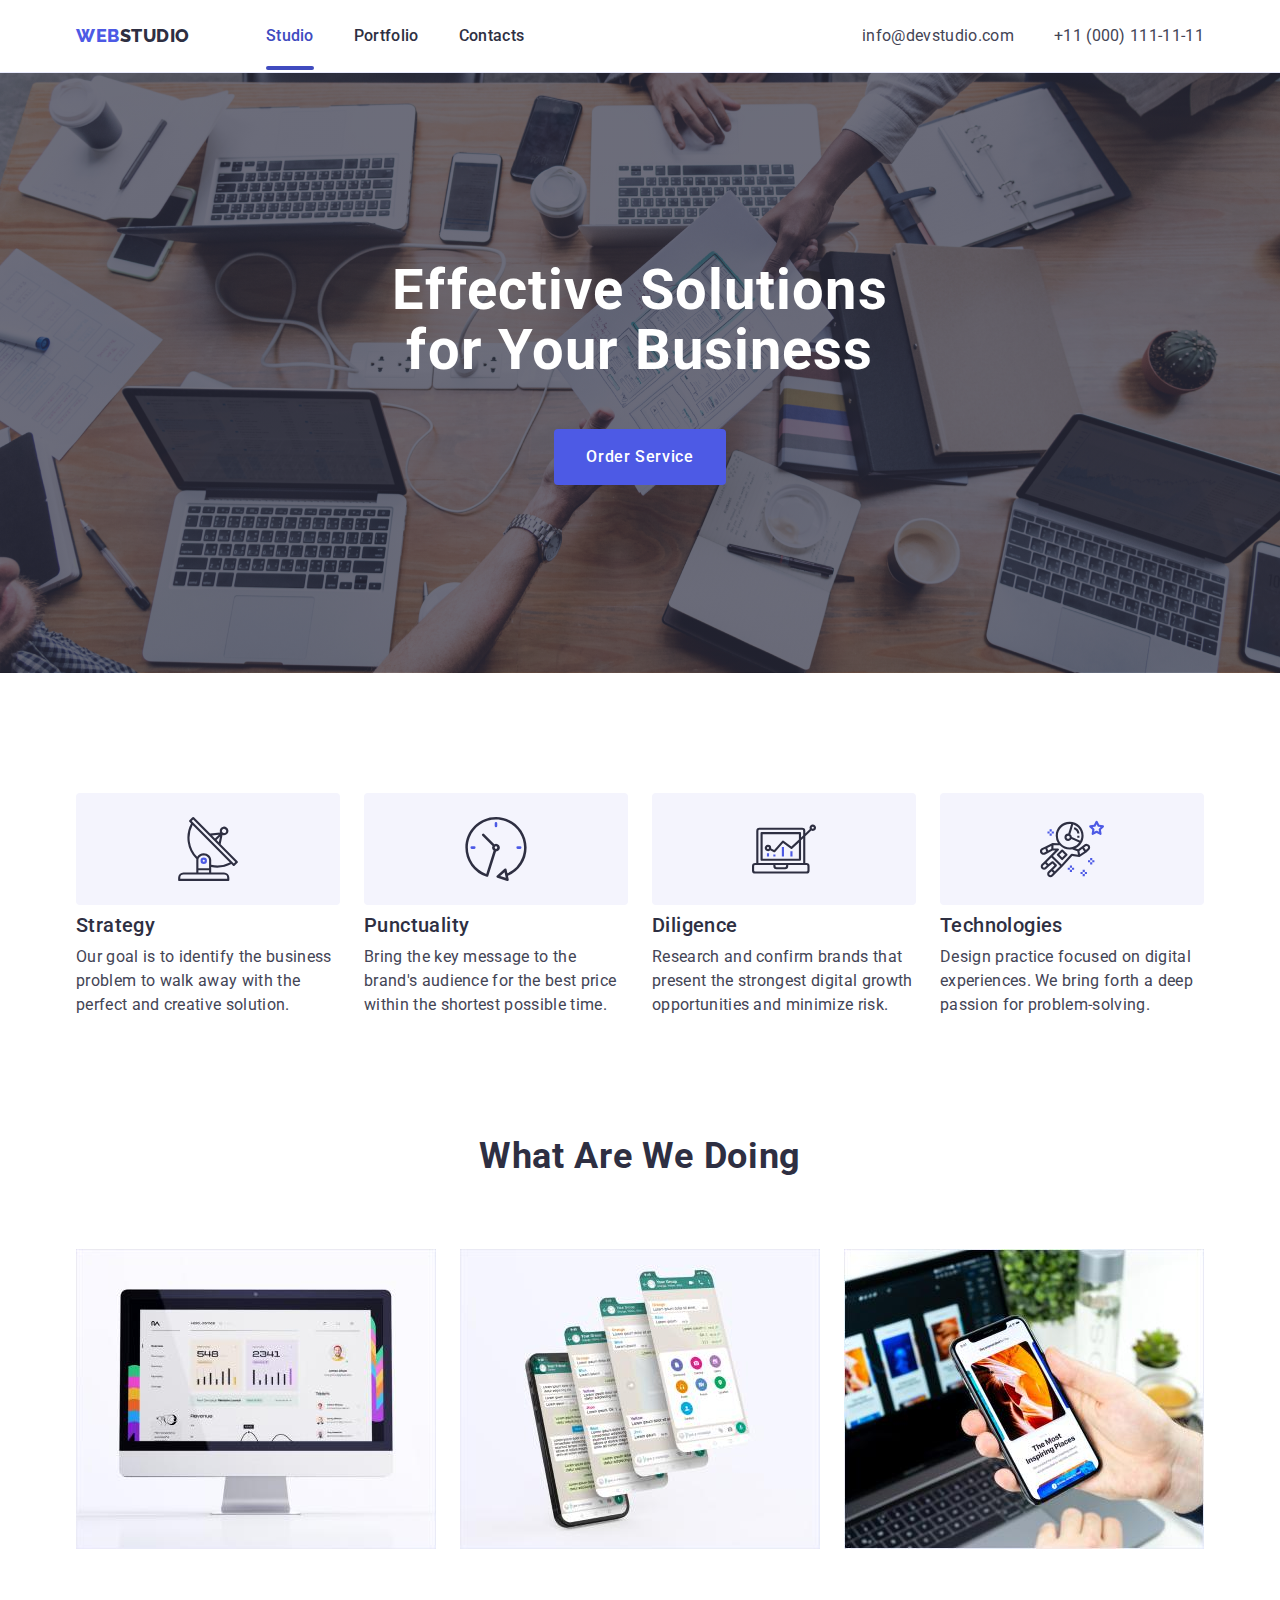
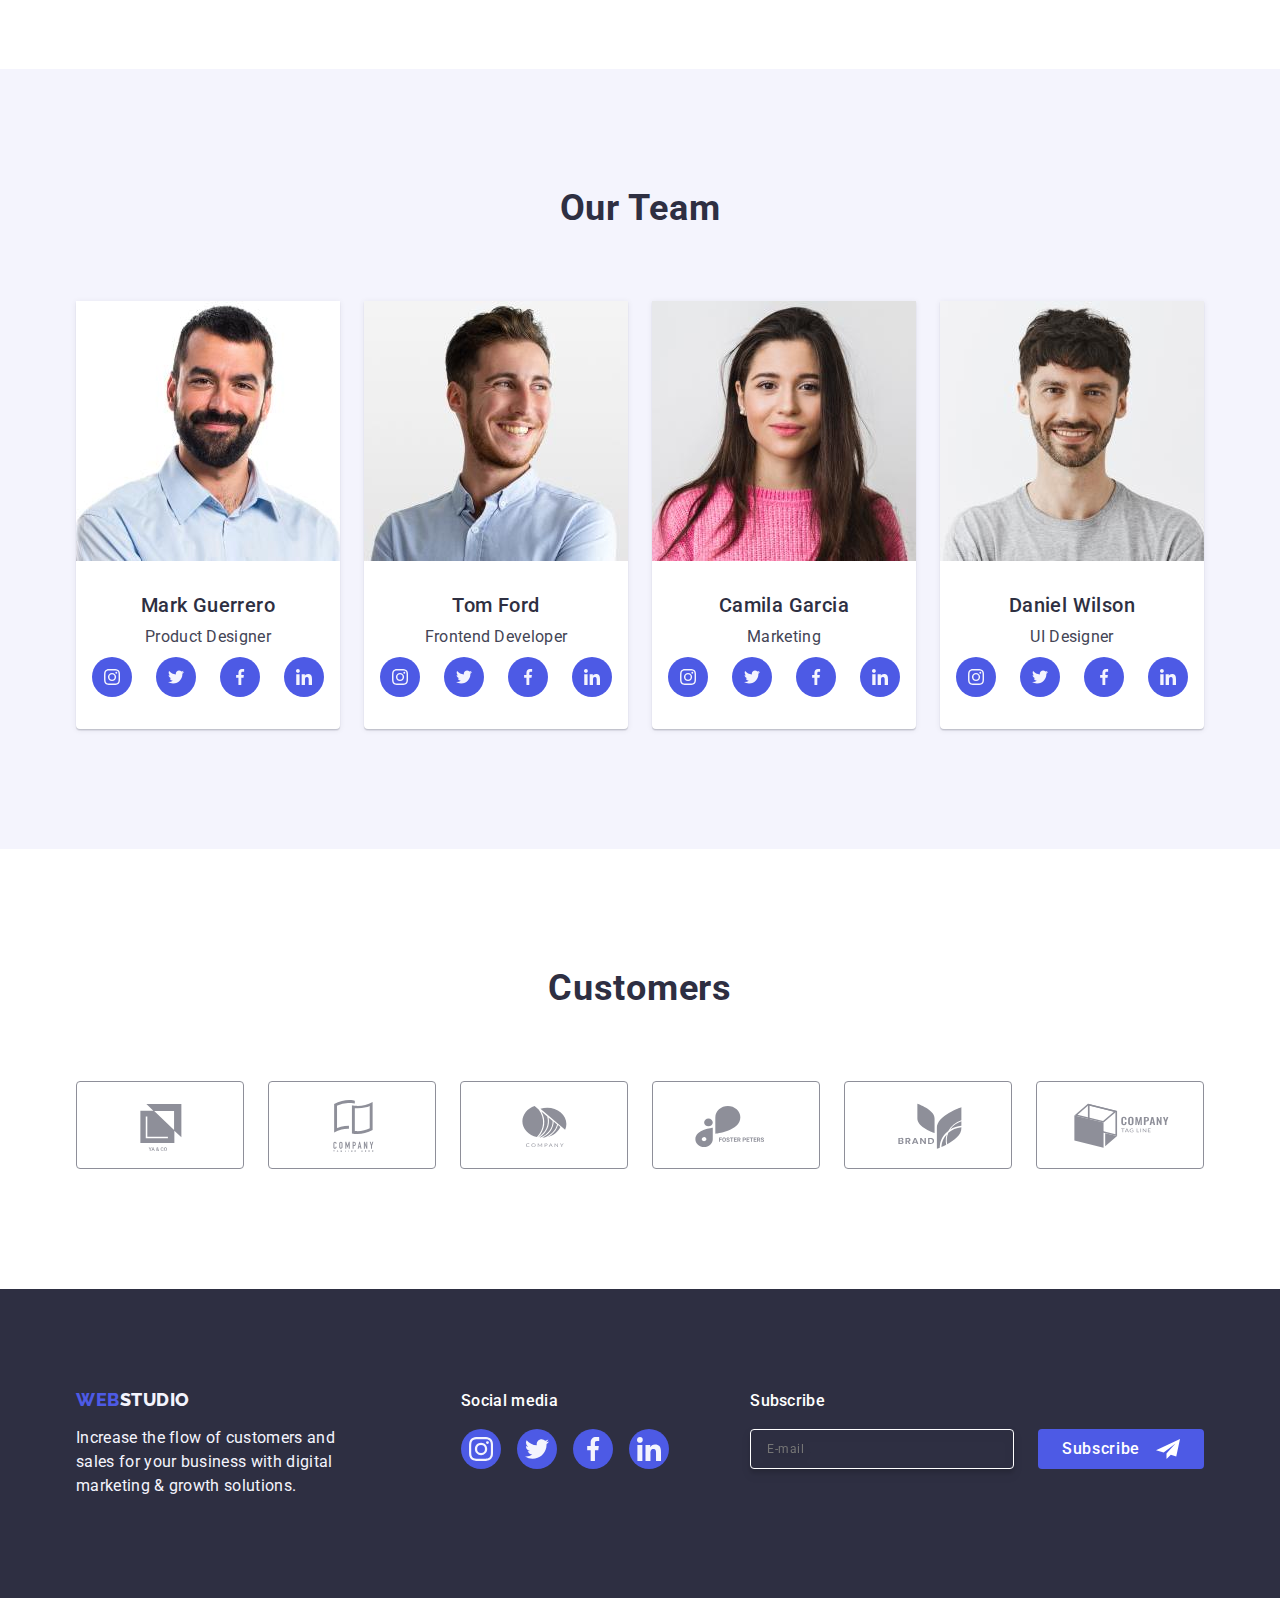
<file: index.html>
<!DOCTYPE html>
<html lang="en">
  <head>
    <meta charset="UTF-8" />
    <meta name="viewport" content="width=device-width, initial-scale=1.0" />

    <title>WEBSTUDIO</title>
    <link rel="preconnect" href="https://fonts.googleapis.com" />
    <link rel="preconnect" href="https://fonts.gstatic.com" crossorigin />
    <link
      href="https://fonts.googleapis.com/css2?family=Raleway:wght@800&family=Roboto:wght@400;500;700;900&display=swap"
      rel="stylesheet"
    />
    <link rel="shortcut icon" href="images/Web.png" type="images/Web.png" />
    <link
      href="https://cdn.jsdelivr.net/npm/modern-normalize@2.0.0/modern-normalize.min.css"
      rel="stylesheet"
    />
    <link rel="stylesheet" href="./css/styles.css" />
  </head>
  <body>
    <!--header section-->
    <header class="header">
      <div class="container header-container">
        <nav class="header-nav">
          <a class="logo link" href="./index.html"
            >Web<span class="logo-second">Studio</span></a
          >
          <ul class="list header-list">
            <li>
              <a class="nav-link link current" href="./index.html">Studio</a>
            </li>
            <li>
              <a class="nav-link link" href="./portfolio.html">Portfolio</a>
            </li>
            <li><a class="nav-link link" href="">Contacts</a></li>
          </ul>
        </nav>
        <address class="address">
          <ul class="list address-container">
            <li>
              <a class="nav-contact link" href="mailto:info@devstudio.com"
                >info@devstudio.com</a
              >
            </li>
            <li>
              <a class="nav-contact link" href="tel:+110001111111"
                >+11 (000) 111-11-11</a
              >
            </li>
          </ul>
        </address>
      </div>
    </header>
    <!--main block-->
    <main>
      <!--hero image-->
      <section class="hero-section">
        <div class="container hero-container">
          <h1 class="hero">Effective Solutions for Your Business</h1>
          <button class="btn-hero" type="button" data-modal-open>
            Order Service
          </button>
        </div>
      </section>

      <!--section 1-->
      <section class="section strategy-section">
        <div class="container">
          <h2 class="visually-hidden">Strategy</h2>
          <ul class="list strategy-container">
            <li class="strategy-element">
              <div class="strategy-link">
                <svg class="strategy-icon" width="64" height="64">
                  <use href="./images/icons.svg#icon-antenna"></use>
                </svg>
              </div>
              <h3 class="small_header">Strategy</h3>
              <p class="description">
                Our goal is to identify the business problem to walk away with
                the perfect and creative solution.
              </p>
            </li>
            <li class="strategy-element">
              <div class="strategy-link">
                <svg class="strategy-icon" width="64" height="64">
                  <use href="./images/icons.svg#icon-clock"></use>
                </svg>
              </div>
              <h3 class="small_header">Punctuality</h3>
              <p class="description">
                Bring the key message to the brand's audience for the best price
                within the shortest possible time.
              </p>
            </li>
            <li class="strategy-element">
              <div class="strategy-link">
                <svg class="strategy-icon" width="64" height="64">
                  <use href="./images/icons.svg#icon-diagram"></use>
                </svg>
              </div>
              <h3 class="small_header">Diligence</h3>
              <p class="description">
                Research and confirm brands that present the strongest digital
                growth opportunities and minimize risk.
              </p>
            </li>
            <li class="strategy-element">
              <div class="strategy-link">
                <svg class="strategy-icon" width="64" height="64">
                  <use href="./images/icons.svg#icon-astronaut"></use>
                </svg>
              </div>
              <h3 class="small_header">Technologies</h3>
              <p class="description">
                Design practice focused on digital experiences. We bring forth a
                deep passion for problem-solving.
              </p>
            </li>
          </ul>
        </div>
      </section>
      <!--section 2-->

      <section id="Port" class="section doing-section">
        <div class="container">
          <h2 class="middle_header">What are we doing</h2>
          <ul class="list doing-container">
            <li class="doing-elemment">
              <img
                alt="Doing 1"
                width="360"
                src="./images/section2/Rectangle71.jpg"
              />
            </li>
            <li class="doing-elemment">
              <img
                alt="Doing 2"
                width="360"
                src="./images/section2/Rectangle71_1.jpg"
              />
            </li>
            <li class="doing-elemment">
              <img
                alt="Doing 3"
                width="360"
                src="./images/section2/Rectangle71_2.jpg"
              />
            </li>
          </ul>
        </div>
      </section>
      <!--section 3-->
      <section id="Cont" class="section team-section">
        <div class="container team-container">
          <h2 class="middle_header">Our Team</h2>
          <ul class="list team-list">
            <li class="team-item">
              <img alt="Team 1" width="264" src="./images/section3/img.jpg" />
              <div class="card">
                <h3 class="small_header team-header">Mark Guerrero</h3>
                <p class="description team-description">Product Designer</p>
                <ul class="team-links list">
                  <li class="empty">
                    <a class="team-link" href="">
                      <svg class="team-icon" width="16" height="16">
                        <use href="./images/icons.svg#icon-instagram"></use>
                      </svg>
                    </a>
                  </li>
                  <li class="empty">
                    <a class="team-link" href="">
                      <svg class="team-icon" width="16" height="16">
                        <use href="./images/icons.svg#icon-twitter"></use>
                      </svg>
                    </a>
                  </li>
                  <li class="empty">
                    <a class="team-link" href="">
                      <svg class="team-icon" width="16" height="16">
                        <use href="./images/icons.svg#icon-facebook"></use>
                      </svg>
                    </a>
                  </li>
                  <li class="empty">
                    <a class="team-link" href="">
                      <svg class="team-icon" width="16" height="16">
                        <use href="./images/icons.svg#icon-linkedin"></use>
                      </svg>
                    </a>
                  </li>
                </ul>
              </div>
            </li>
            <li class="team-item">
              <img alt="Team 2" width="264" src="./images/section3/img_1.jpg" />
              <div class="card">
                <h3 class="small_header team-header">Tom Ford</h3>
                <p class="description team-description">Frontend Developer</p>
                <ul class="team-links list">
                  <li>
                    <a class="team-link" href="">
                      <svg class="team-icon" width="16" height="16">
                        <use href="./images/icons.svg#icon-instagram"></use>
                      </svg>
                    </a>
                  </li>
                  <li>
                    <a class="team-link" href="">
                      <svg class="team-icon" width="16" height="16">
                        <use href="./images/icons.svg#icon-twitter"></use>
                      </svg>
                    </a>
                  </li>
                  <li>
                    <a class="team-link" href="">
                      <svg class="team-icon" width="16" height="16">
                        <use href="./images/icons.svg#icon-facebook"></use>
                      </svg>
                    </a>
                  </li>
                  <li>
                    <a class="team-link" href="">
                      <svg class="team-icon" width="16" height="16">
                        <use href="./images/icons.svg#icon-linkedin"></use>
                      </svg>
                    </a>
                  </li>
                </ul>
              </div>
            </li>
            <li class="team-item">
              <img alt="Team 3" width="264" src="./images/section3/img_2.jpg" />
              <div class="card">
                <h3 class="small_header team-header">Camila Garcia</h3>
                <p class="description team-description">Marketing</p>
                <ul class="team-links list">
                  <li>
                    <a class="team-link" href="">
                      <svg class="team-icon" width="16" height="16">
                        <use href="./images/icons.svg#icon-instagram"></use>
                      </svg>
                    </a>
                  </li>
                  <li>
                    <a class="team-link" href="">
                      <svg class="team-icon" width="16" height="16">
                        <use href="./images/icons.svg#icon-twitter"></use>
                      </svg>
                    </a>
                  </li>
                  <li>
                    <a class="team-link" href="">
                      <svg class="team-icon" width="16" height="16">
                        <use href="./images/icons.svg#icon-facebook"></use>
                      </svg>
                    </a>
                  </li>
                  <li>
                    <a class="team-link" href="">
                      <svg class="team-icon" width="16" height="16">
                        <use href="./images/icons.svg#icon-linkedin"></use>
                      </svg>
                    </a>
                  </li>
                </ul>
              </div>
            </li>
            <li class="team-item">
              <img alt="Team 4" width="264" src="./images/section3/img_3.jpg" />
              <div class="card">
                <h3 class="small_header team-header">Daniel Wilson</h3>
                <p class="description team-description">UI Designer</p>
                <ul class="team-links list">
                  <li>
                    <a class="team-link" href="">
                      <svg class="team-icon" width="16" height="16">
                        <use href="./images/icons.svg#icon-instagram"></use>
                      </svg>
                    </a>
                  </li>
                  <li>
                    <a class="team-link" href="">
                      <svg class="team-icon" width="16" height="16">
                        <use href="./images/icons.svg#icon-twitter"></use>
                      </svg>
                    </a>
                  </li>
                  <li>
                    <a class="team-link" href="">
                      <svg class="team-icon" width="16" height="16">
                        <use href="./images/icons.svg#icon-facebook"></use>
                      </svg>
                    </a>
                  </li>
                  <li>
                    <a class="team-link" href="">
                      <svg class="team-icon" width="16" height="16">
                        <use href="./images/icons.svg#icon-linkedin"></use>
                      </svg>
                    </a>
                  </li>
                </ul>
              </div>
            </li>
          </ul>
        </div>
      </section>
      <!--section 4-->
      <section class="section customers-section">
        <div class="container">
          <h2 class="middle_header">Customers</h2>
          <ul class="list customers-list">
            <li class="customers-item">
              <a href="" class="customers-link">
                <svg class="customers-icon" width="104" height="56">
                  <use href="./images/icons.svg#icon-Logo-6"></use>
                </svg>
              </a>
            </li>
            <li class="customers-item">
              <a href="" class="customers-link">
                <svg class="customers-icon" width="104" height="56">
                  <use href="./images/icons.svg#icon-Logo-7"></use>
                </svg>
              </a>
            </li>
            <li class="customers-item">
              <a href="" class="customers-link">
                <svg class="customers-icon" width="104" height="56">
                  <use href="./images/icons.svg#icon-Logo-8"></use>
                </svg>
              </a>
            </li>
            <li class="customers-item">
              <a href="" class="customers-link">
                <svg class="customers-icon" width="104" height="56">
                  <use href="./images/icons.svg#icon-Logo-11"></use>
                </svg>
              </a>
            </li>
            <li class="customers-item">
              <a href="" class="customers-link">
                <svg class="customers-icon" width="104" height="56">
                  <use href="./images/icons.svg#icon-Logo-9"></use>
                </svg>
              </a>
            </li>
            <li class="customers-item">
              <a href="" class="customers-link">
                <svg class="customers-icon" width="104" height="56">
                  <use href="./images/icons.svg#icon-Logo-10"></use>
                </svg>
              </a>
            </li>
          </ul>
        </div>
      </section>
    </main>
    <footer class="footer">
      <div class="container footer-container">
        <div class="footer-info">
          <a class="logo link logo-footer" href="./index.html"
            >Web<span class="logo-third">Studio</span>
          </a>
          <p class="summary">
            Increase the flow of customers and sales for your business with
            digital marketing & growth solutions.
          </p>
        </div>
        <div class="empty">
          <p class="footer-social">Social media</p>
          <ul class="footer-social-links list">
            <li class="empty">
              <a class="footer-social-link" href="#">
                <svg class="footer-social-icon" width="24" height="24">
                  <use href="./images/icons.svg#icon-instagram"></use>
                </svg>
              </a>
            </li>
            <li class="empty">
              <a class="footer-social-link" href="#">
                <svg class="footer-social-icon" width="24" height="24">
                  <use href="./images/icons.svg#icon-twitter"></use>
                </svg>
              </a>
            </li>
            <li class="empty">
              <a class="footer-social-link" href="#">
                <svg class="footer-social-icon" width="24" height="24">
                  <use href="./images/icons.svg#icon-facebook"></use>
                </svg>
              </a>
            </li>
            <li class="empty">
              <a class="footer-social-link" href="#">
                <svg class="footer-social-icon" width="24" height="24">
                  <use href="./images/icons.svg#icon-linkedin"></use>
                </svg>
              </a>
            </li>
          </ul>
        </div>
        <div class="empty">
          <p class="footer-subscribe-text">Subscribe</p>
          <form name="subscribe_form" class="footer-subscribe-form">
            <label class="empty">
              <input
                type="email"
                name="subscribe-email"
                placeholder="E-mail"
                class="footer-subscribe-input"
            /></label>
            <button type="submit" class="footer-subscribe-button">
              Subscribe
              <svg class="footer-subscribe-icon" width="24" height="24">
                <use href="./images/icons.svg#icon-send"></use>
              </svg>
            </button>
          </form>
        </div>
      </div>
    </footer>
    <div class="backdrop is-hidden" data-modal>
      <div class="modal">
        <button type="button" class="modal-button" data-modal-close>
          <svg class="modal-svg" width="8" height="8">
            <use href="./images/icons.svg#icon-close-black"></use>
          </svg>
        </button>
        <p class="modal-header">
          Leave your contacts and we will call you back
        </p>
        <form name="order_form" autocomplete="on">
          <div class="modal-form">
            <label class="modal-label" for="user-name">
              <span class="modal-header-name">Name</span>
            </label>
            <div class="modal-input-container">
              <input
                class="modal-input"
                type="text"
                name="user-name"
                id="user-name"
              />
              <svg class="modal-icon" width="18" height="24">
                <use href="./images/icons.svg#icon-person"></use>
              </svg>
            </div>
          </div>
          <div class="modal-form">
            <label class="modal-label" for="order-phone">
              <span class="modal-header-name">Phone</span>
            </label>
            <div class="modal-input-container">
              <input
                class="modal-input"
                type="tel"
                name="order-phone"
                id="order-phone"
              />
              <svg class="modal-icon" width="18" height="24">
                <use href="./images/icons.svg#icon-phone"></use>
              </svg>
            </div>
          </div>
          <div class="modal-form">
            <label class="modal-label" for="order-email">
              <span class="modal-header-name">Email</span>
            </label>
            <div class="modal-input-container">
              <input
                class="modal-input"
                type="email"
                name="order-email"
                id="order-email"
              />
              <svg class="modal-icon" width="18" height="24">
                <use href="./images/icons.svg#icon-email"></use>
              </svg>
            </div>
          </div>
          <div class="modal-input-container modal-textarea-container">
            <label class="modal-label" for="user-comment">
              <span class="modal-header-name">Comment</span>
            </label>
            <textarea
              name="user-comment"
              id="user-comment"
              class="modal-textarea"
              placeholder="Text input"
              rows="4"
            >
            </textarea>
          </div>
          <div class="modal-accept">
            <input
              class="checkbox visually-hidden"
              id="user-privacy"
              name="user-privacy"
              type="checkbox"
              value="true"
            />
            <label class="modal-accept-label" for="user-privacy">
              <span class="custom-checkbox">
                <svg class="custom-checkbox-icon" width="10" height="8">
                  <use href="./images/icons.svg#icon-check"></use>
                </svg>
              </span>
              <!--span class="modal-accept-text"-->
              I accept the terms and conditions of the
              <a class="modal-link" href="">Privacy Policy</a>
              <!--/span-->
            </label>
          </div>
          <button class="btn-hero" type="submit">Send</button>
        </form>
      </div>
    </div>
    <script src="./js/modal.js"></script>
  </body>
</html>
</file>
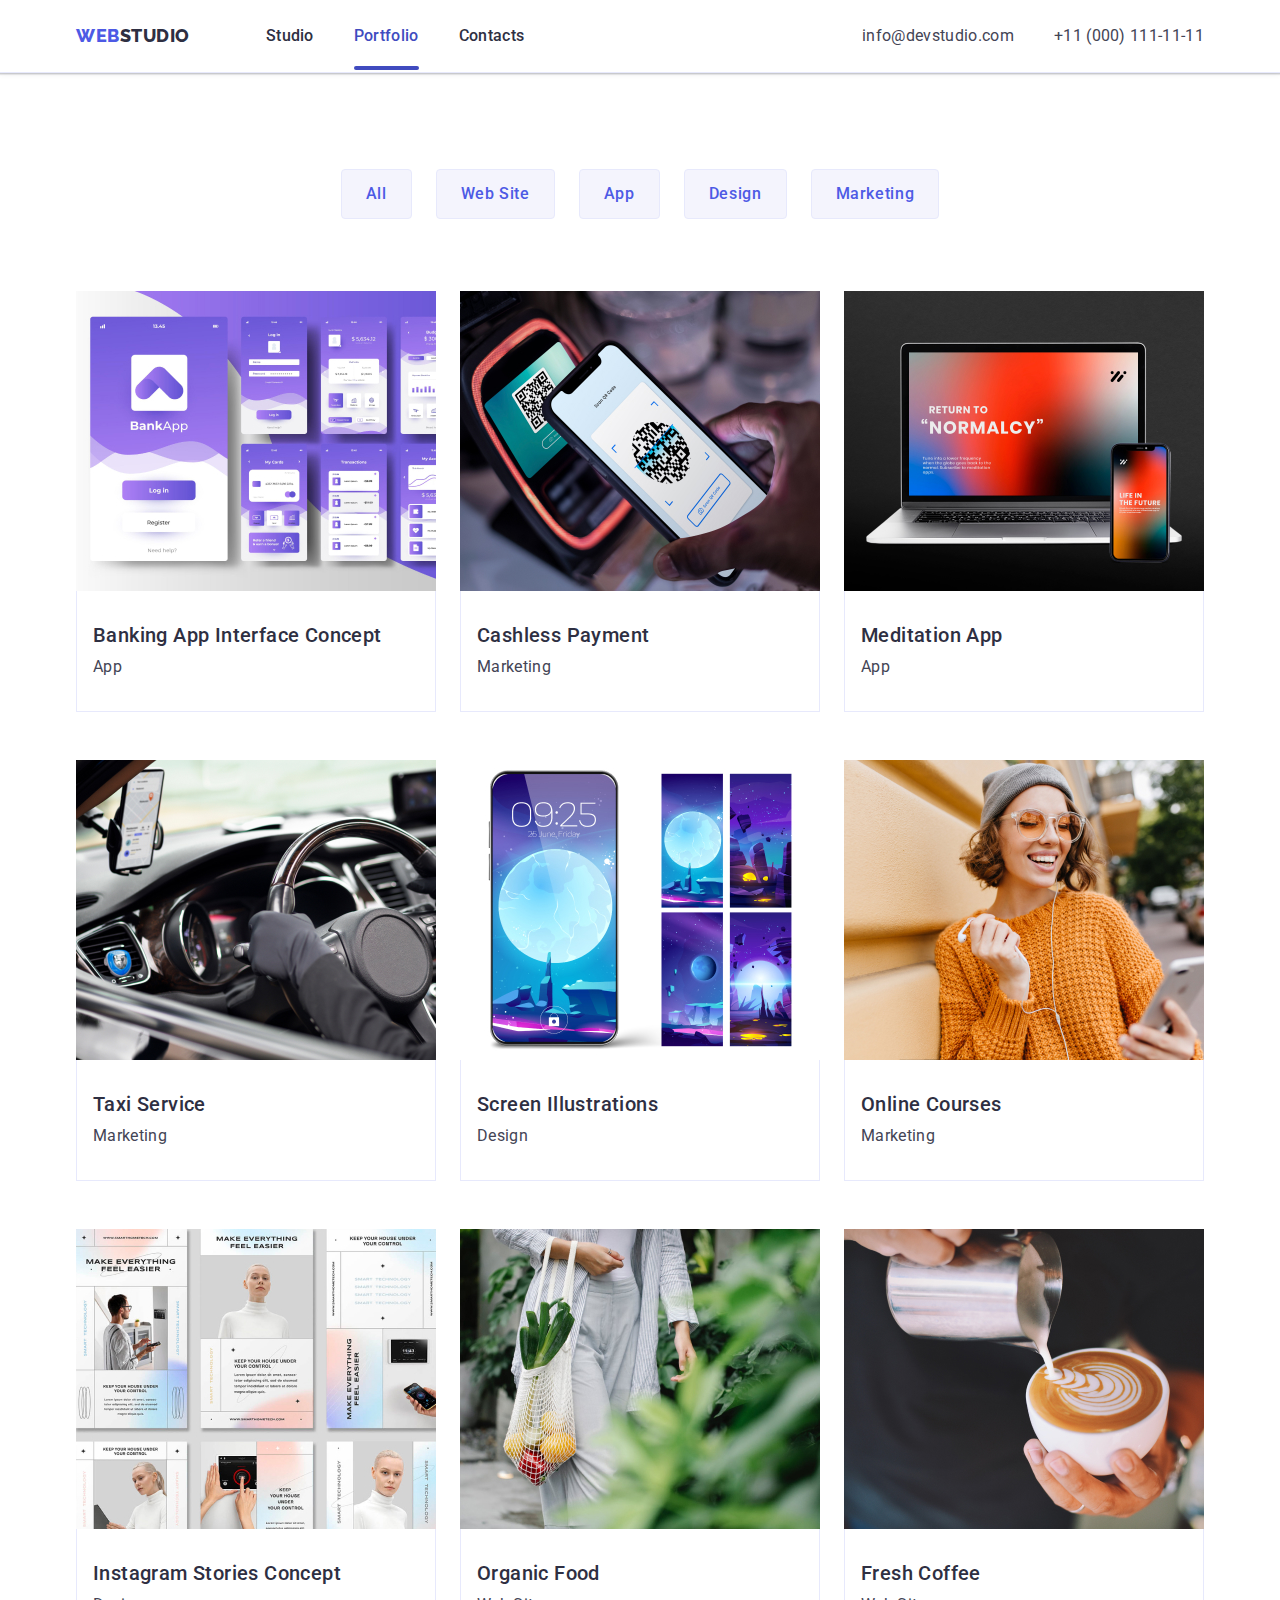
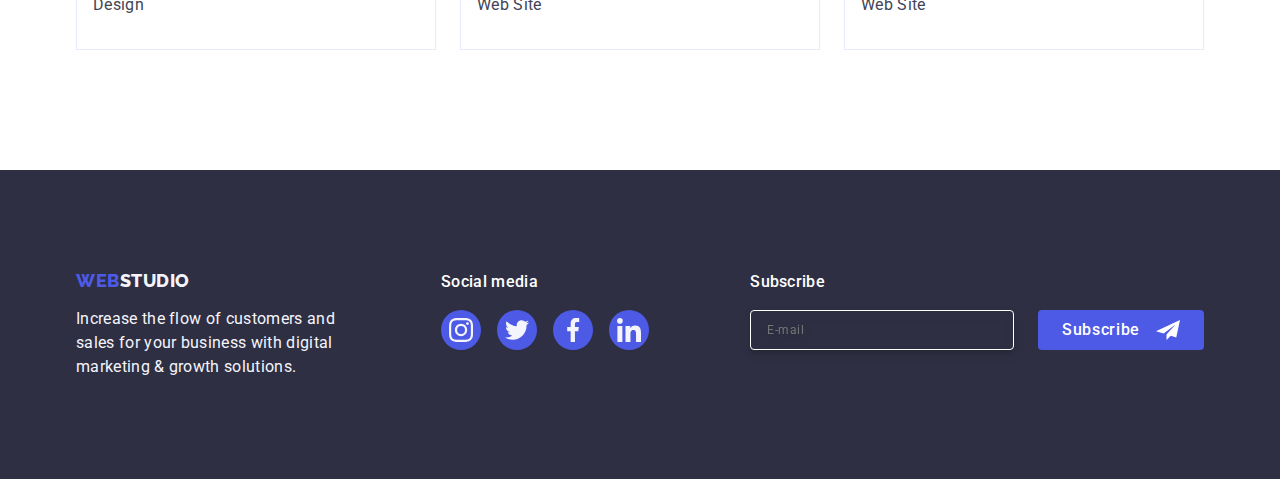
<file: portfolio.html>
<!DOCTYPE html>
<html lang="en">
  <head>
    <meta charset="UTF-8" />
    <meta name="viewport" content="width=device-width, initial-scale=1.0" />

    <title>Portolio</title>
    <link rel="preconnect" href="https://fonts.googleapis.com" />
    <link rel="preconnect" href="https://fonts.gstatic.com" crossorigin />
    <link
      href="https://fonts.googleapis.com/css2?family=Raleway:wght@800&family=Roboto:wght@400;500;700;900&display=swap"
      rel="stylesheet"
    />
    <link
      href="https://cdn.jsdelivr.net/npm/modern-normalize@2.0.0/modern-normalize.min.css"
      rel="stylesheet"
    />
    <link rel="shortcut icon" href="images/Web.png" type="images/Web.png" />
    <link rel="stylesheet" href="./css/styles.css" />
  </head>
  <body>
    <!--header section-->
    <header class="header">
      <div class="container header-container">
        <nav class="header-nav">
          <a class="logo link" href="./index.html"
            >Web<span class="logo-second">Studio</span></a
          >
          <ul class="list header-list">
            <li><a class="nav-link link" href="./index.html">Studio</a></li>
            <li>
              <a class="nav-link link current" href="./portfolio.html"
                >Portfolio</a
              >
            </li>
            <li><a class="nav-link link" href="">Contacts</a></li>
          </ul>
        </nav>
        <address class="address">
          <ul class="list address-container">
            <li>
              <a class="nav-contact link" href="mailto:info@devstudio.com"
                >info@devstudio.com</a
              >
            </li>
            <li>
              <a class="nav-contact link" href="tel:+110001111111"
                >+11 (000) 111-11-11</a
              >
            </li>
          </ul>
        </address>
      </div>
    </header>
    <!--main block-->
    <main>
      <section class="section portfolio-section">
        <div class="container">
          <!--section1-->
          <h1 class="visually-hidden">Portfolio</h1>
          <ul class="list portfolio-filters">
            <li><button class="btn-portfolio" type="button">All</button></li>
            <li>
              <button class="btn-portfolio" type="button">Web Site</button>
            </li>
            <li><button class="btn-portfolio" type="button">App</button></li>
            <li><button class="btn-portfolio" type="button">Design</button></li>
            <li>
              <button class="btn-portfolio" type="button">Marketing</button>
            </li>
          </ul>
          <ul class="list portfolio">
            <li class="portfolio-item">
              <a href="#" class="link portfolio-link">
                <div class="overlay-div">
                  <img
                    alt="Doing 1"
                    height="300"
                    width="360"
                    src="./images/main2portfolio/img_1.jpg"
                  />
                  <p class="overlay-text">
                    14 Stylish and User-Friendly App Design Concepts · Task
                    Manager App · Calorie Tracker App · Exotic Fruit Ecommerce
                    App · Cloud Storage App
                  </p>
                </div>
                <div class="portfolio-card">
                  <h2 class="small_header">Banking App Interface Concept</h2>
                  <p class="description">App</p>
                </div>
              </a>
            </li>
            <li class="portfolio-item">
              <a href="" class="link portfolio-link">
                <div class="overlay-div">
                  <img
                    alt="Doing 2"
                    height="300"
                    width="360"
                    src="./images/main2portfolio/img_2.jpg"
                  />
                  <p class="overlay-text">
                    14 Stylish and User-Friendly App Design Concepts · Task
                    Manager App · Calorie Tracker App · Exotic Fruit Ecommerce
                    App · Cloud Storage App
                  </p>
                </div>
                <div class="portfolio-card">
                  <h2 class="small_header">Cashless Payment</h2>
                  <p class="description">Marketing</p>
                </div>
              </a>
            </li>
            <li class="portfolio-item">
              <a href="" class="link portfolio-link">
                <div class="overlay-div">
                  <img
                    alt="Doing 3"
                    height="300"
                    width="360"
                    src="./images/main2portfolio/img_3.jpg"
                  />
                  <p class="overlay-text">
                    14 Stylish and User-Friendly App Design Concepts · Task
                    Manager App · Calorie Tracker App · Exotic Fruit Ecommerce
                    App · Cloud Storage App
                  </p>
                </div>
                <div class="portfolio-card">
                  <h2 class="small_header">Meditation App</h2>
                  <p class="description">App</p>
                </div>
              </a>
            </li>
            <li class="portfolio-item">
              <a href="" class="link portfolio-link">
                <div class="overlay-div">
                  <img
                    alt="Doing 4"
                    height="300"
                    width="360"
                    src="./images/main2portfolio/img_4.jpg"
                  />
                  <p class="overlay-text">
                    14 Stylish and User-Friendly App Design Concepts · Task
                    Manager App · Calorie Tracker App · Exotic Fruit Ecommerce
                    App · Cloud Storage App
                  </p>
                </div>
                <div class="portfolio-card">
                  <h2 class="small_header">Taxi Service</h2>
                  <p class="description">Marketing</p>
                </div>
              </a>
            </li>
            <li class="portfolio-item">
              <a href="" class="link portfolio-link">
                <div class="overlay-div">
                  <img
                    alt="Doing 5"
                    height="300"
                    width="360"
                    src="./images/main2portfolio/img_5.jpg"
                  />
                  <p class="overlay-text">
                    14 Stylish and User-Friendly App Design Concepts · Task
                    Manager App · Calorie Tracker App · Exotic Fruit Ecommerce
                    App · Cloud Storage App
                  </p>
                </div>
                <div class="portfolio-card">
                  <h2 class="small_header">Screen Illustrations</h2>
                  <p class="description">Design</p>
                </div>
              </a>
            </li>
            <li class="portfolio-item">
              <a href="" class="link portfolio-link">
                <div class="overlay-div">
                  <img
                    alt="Doing 6"
                    height="300"
                    width="360"
                    src="./images/main2portfolio/img_6.jpg"
                  />
                  <p class="overlay-text">
                    14 Stylish and User-Friendly App Design Concepts · Task
                    Manager App · Calorie Tracker App · Exotic Fruit Ecommerce
                    App · Cloud Storage App
                  </p>
                </div>
                <div class="portfolio-card">
                  <h2 class="small_header">Online Courses</h2>
                  <p class="description">Marketing</p>
                </div>
              </a>
            </li>
            <li class="portfolio-item">
              <a href="" class="link portfolio-link">
                <div class="overlay-div">
                  <img
                    alt="Doing 7"
                    height="300"
                    width="360"
                    src="./images/main2portfolio/img_7.jpg"
                  />
                  <p class="overlay-text">
                    14 Stylish and User-Friendly App Design Concepts · Task
                    Manager App · Calorie Tracker App · Exotic Fruit Ecommerce
                    App · Cloud Storage App
                  </p>
                </div>
                <div class="portfolio-card">
                  <h2 class="small_header">Instagram Stories Concept</h2>
                  <p class="description">Design</p>
                </div>
              </a>
            </li>
            <li class="portfolio-item">
              <a href="" class="link portfolio-link">
                <div class="overlay-div">
                  <img
                    alt="Doing 8"
                    height="300"
                    width="360"
                    src="./images/main2portfolio/img_8.jpg"
                  />
                  <p class="overlay-text">
                    14 Stylish and User-Friendly App Design Concepts · Task
                    Manager App · Calorie Tracker App · Exotic Fruit Ecommerce
                    App · Cloud Storage App
                  </p>
                </div>
                <div class="portfolio-card">
                  <h2 class="small_header">Organic Food</h2>
                  <p class="description">Web Site</p>
                </div>
              </a>
            </li>
            <li class="portfolio-item">
              <a href="" class="link portfolio-link">
                <div class="overlay-div">
                  <img
                    alt="Doing 9"
                    height="300"
                    width="360"
                    src="./images/main2portfolio/img_9.jpg"
                  />
                  <p class="overlay-text">
                    14 Stylish and User-Friendly App Design Concepts · Task
                    Manager App · Calorie Tracker App · Exotic Fruit Ecommerce
                    App · Cloud Storage App
                  </p>
                </div>
                <div class="portfolio-card">
                  <h2 class="small_header">Fresh Coffee</h2>
                  <p class="description">Web Site</p>
                </div>
              </a>
            </li>
          </ul>
        </div>
      </section>
    </main>
    <footer class="footer">
      <div class="container footer-container">
        <div class="footer-info">
          <a class="logo link logo-footer" href="./index.html"
            >Web<span class="logo-third">Studio</span>
          </a>
          <p class="summary">
            Increase the flow of customers and sales for your business with
            digital marketing & growth solutions.
          </p>
        </div>
        <div class="footer-info">
          <p class="footer-social">Social media</p>
          <ul class="footer-social-links list">
            <li class="empty">
              <a class="footer-social-link" href="#">
                <svg class="footer-social-icon" width="24" height="24">
                  <use href="./images/icons.svg#icon-instagram"></use>
                </svg>
              </a>
            </li>
            <li class="empty">
              <a class="footer-social-link" href="#">
                <svg class="footer-social-icon" width="24" height="24">
                  <use href="./images/icons.svg#icon-twitter"></use>
                </svg>
              </a>
            </li>
            <li class="empty">
              <a class="footer-social-link" href="#">
                <svg class="footer-social-icon" width="24" height="24">
                  <use href="./images/icons.svg#icon-facebook"></use>
                </svg>
              </a>
            </li>
            <li class="empty">
              <a class="footer-social-link" href="#">
                <svg class="footer-social-icon" width="24" height="24">
                  <use href="./images/icons.svg#icon-linkedin"></use>
                </svg>
              </a>
            </li>
          </ul>
        </div>
        <div class="empty">
          <p class="footer-subscribe-text">Subscribe</p>
          <form name="subscribe_form" class="footer-subscribe-form">
            <label class="empty">
              <input
                type="email"
                name="subscribe-email"
                placeholder="E-mail"
                class="footer-subscribe-input"
            /></label>
            <button type="submit" class="footer-subscribe-button">
              Subscribe
              <svg class="footer-subscribe-icon" width="24" height="24">
                <use href="./images/icons.svg#icon-send"></use>
              </svg>
            </button>
          </form>
        </div>
      </div>
    </footer>
  </body>
</html>
</file>
<file: css/styles.css>
:root {
    --body_bgr: #FFFFFF;
    --main-color: #0000FF;
    --cloud: #F4F4FD;
    --small-radius: 4px;
    --iris:#4D5AE5;
    --lightslate: #8E8F99;
    --ocean:#404bbf;
    --grey: #2E2F42B2;
}

*,
*::before,
*::after {
    box-sizing: border-box;
}

/* Reset */
h1,h2,h3,h4,h5,h6,p {
    margin: 0;
}
ul, ol {
    margin: 0;
    padding: 0;
}

img{
    display: block;
}
.visually-hidden {
    position: absolute;
    width: 1px;
    height: 1px;
    margin: -1px;
    border: 0;
    padding: 0;
    
    white-space: nowrap;
    clip-path: inset(100%);
    clip: rect(0 0 0 0);
    overflow: hidden;
}

body{
    font-family: Roboto, sans-serif;
    color: #434455;
    background-color: var(--body_bgr);
}

.middle_header{
    font-weight: 700;
    font-size: 36px;
    letter-spacing: 0.02em;
    text-align: center;
    color: #2e2f42;
    line-height: 1.11;
    text-transform: capitalize;  
    margin-bottom: 72px;
}
.small_header{
    font-weight: 500;
    font-size: 20px;
    line-height: 1.2;
    letter-spacing: 0.02em;
    color: #2e2f42;
    margin-bottom: 8px;
}
.nav-link{
    position: relative;
    font-weight: 500;
    font-size: 16px;
    line-height: 1.5;
    letter-spacing: 0.02em;
    color: #2E2F42;
    padding: 24px 0;
    transition: color 250ms cubic-bezier(0.4, 0, 0.2, 1)
}
.current {
    color: #404bbf;
}
.nav-link.current::after {
    position: absolute;
    content: "";
    display: block;
    height: 4px;
    width: 100%;
    left: 0;
    bottom: -1px;
    border-radius: 2px;
    background-color: #404BBF;
}
.nav-link:hover {
    color: #404BBF;
}

.nav-link:focus {
    color: #404BBF;    
}

.nav-contact{
    font-size: 16px;
    line-height: 1.5;
    letter-spacing: 0.02em; 
    color: #434455;
    transition: color 250ms cubic-bezier(0.4, 0, 0.2, 1)
}

.nav-contact:focus{
    color: #404BBF;
}

.nav-contact:hover{
    color: #404BBF;
}

.address{
    font-style: normal;
}

.address-container{
    display: flex;
    align-items:center;
    justify-content: space-between;
    gap: 40px;
}

.section {
    /*
    padding-top: 60px;
    padding-bottom: 60px; */
}

.btn-hero{
    cursor: pointer;
    /* IRIS */
    background: #4D5AE5;
    font-family: inherit;
    font-size: 16px;
    font-weight: 500;
    line-height: 1.5;
    letter-spacing: 0.04em;
    color: #FFFFFF;
    padding: 16px 32px;
    display: block;
    min-width: 169px;
    height: 56px;
    border: none;
    border-radius: 4px;
    margin: 0 auto 0 auto;
    transition: background-color 250ms cubic-bezier(0.4, 0, 0.2, 1)
}
.btn-hero:focus{
    background: #404BBF;
}
.btn-hero:hover{
    background: #404BBF;
   
}

.logo{
    font-family: 'Raleway', sans-serif;
    letter-spacing: 0.03em;
    font-weight: 800;
    font-size: 18px;
    line-height: 1.17;
    text-transform: uppercase;
    color: #4D5AE5; 
    margin-right: 76px;
    display: inline-block;
}

.logo-second{
    color: #2E2F42; 
}

.link{
    text-decoration: none
}

.list{
    list-style: none
}

.hero-section{
    
    padding-top: 188px;
    padding-bottom: 188px;
    background-image: linear-gradient(rgba(46, 47, 66, 0.7), rgba(46, 47, 66, 0.7)), url(../images/people-office.jpg);
    background-repeat: no-repeat;
    background-position: center;
    background-size: cover;
    max-width: 1440px;
    margin: 0 auto;
}

.hero{
    font-weight: 700;
    font-size: 56px;
    line-height: 1.07;
    text-align: center;
    letter-spacing: 0.02em;
    color: #FFFFFF; 
    max-width: 496px;      
}

.hero-container {
    display: flex;
    flex-direction: column;
    align-items: center;
    gap: 48px;
}

.description{
    font-size: 16px;
    line-height: 1.5;
    letter-spacing: 0.02em;
    color: #434455;
}
.team-description{
    text-align: center;
    margin-bottom: 8px;
}
.summary{
    font-size: 16px;
    line-height: 1.5;
    letter-spacing: 0.02em;
    color: #F4F4FD;
    width: 264px;
}
.logo-footer{
    margin-bottom: 16px;
    margin-right: 40px;
}
.customers-link {
    width: 168px;
    height: 88px;
    border-radius: 4px;
    border: 1px solid var(--lightslate);
    display: flex;
    align-items: center;
    justify-content: center;
    color:#8e8f99;
    transition: border-color 250ms cubic-bezier(0.4, 0, 0.2, 1), color 250ms cubic-bezier(0.4, 0, 0.2, 1);
}
.customers-link:hover {
    color: #404bbf;
    border-color: #404BBF;
}
.customers-link:focus {
    color: #404bbf;
    border-color: #404BBF;
}
.customers-icon {
    fill: currentColor;
    color: #8E8F99;
}
.customers-link:hover .customers-icon{
    color: #404BBF;
    transition: fill 250ms cubic-bezier(0.4, 0, 0.2, 1)
}
.customers-link:focus .customers-icon {
    color: #404BBF;
    transition: fill 250ms cubic-bezier(0.4, 0, 0.2, 1)
}
.customers-list {
    display: flex;
    align-items: center;
    justify-content: center;
    gap: 24px;
}

.customers-section {
    padding-top: 120px;
    padding-bottom: 120px;
}
.footer{
    background: #2E2F42;
    padding-top: 100px;
    padding-bottom: 100px;
}
.logo-third{
    color: #f4f4fd;
}
.btn-portfolio{
    color: #4D5AE5;
    font-family: inherit;
    cursor: pointer;
    font-size: 16px;
    font-weight: 500;
    line-height: 1.5;
    letter-spacing: 0.04em;
    background: #F4F4FD;
    padding: 12px 24px;
    border: 1px solid #e7e9fc;
    border-radius: 4px;
    transition: 
        color 250ms cubic-bezier(0.4, 0, 0.2, 1),
        background-color 250ms cubic-bezier(0.4, 0, 0.2, 1),
        border-color 250ms cubic-bezier(0.4, 0, 0.2, 1),
        box-shadow 250ms cubic-bezier(0.4, 0, 0.2, 1);
}

.btn-portfolio:focus,
.btn-portfolio:hover{
    color: #FFFFFF;
    background: #404BBF;
    border: 1px solid transparent;
    box-shadow: 0px 3px 1px rgba(0, 0, 0, 0.1), 0px 2px 1px rgba(0, 0, 0, 0.08), 0px 2px 2px rgba(0, 0, 0, 0.12);
}
.team-section{
    background-color: #F4F4FD;
    background: var(--cloud);
    padding-top: 120px;
    padding-bottom: 120px;
}
.team-item{
    background-color: #FFFFFF;
    border-radius: 0px 0px 4px 4px;
    background: var(--white, #FFF);
    box-shadow: 0px 2px 1px 0px rgba(46, 47, 66, 0.08), 0px 1px 1px 0px rgba(46, 47, 66, 0.16), 0px 1px 6px 0px rgba(46, 47, 66, 0.08);
}
.team-icon{
    fill: var(--cloud);
}
.card{
    padding: 32px 0;    
    margin: 0 auto;
}

.container {
   margin-left: auto;
   margin-right: auto;
   padding-left: 15px;
   padding-right: 15px;
   width: 1158px; /*+30px*/ 
}

.header{
    padding-top: 24px;
    padding-bottom: 24px;
    border-bottom: 1px solid #e7e9fc;
    /* Does it make a difference? */
    box-shadow: 0px 2px 1px rgba(46, 47, 66, 0.08),
        0px 1px 1px rgba(46, 47, 66, 0.16),
        0px 1px 6px rgba(46, 47, 66, 0.08);;
}

.header-container{
    display:flex;
    flex-direction: row;
    align-items:center;
    justify-content:space-between;
}

.header-nav{
    display:flex;
    align-items: center;
}
.header-list{
    display:flex;
    align-items: center;
    gap: 40px;
    position: relative;

}
.strategy-container{
    display: flex;
    align-items: center;
    gap: 24px;
}
.doing-container {
    display: flex;
    gap: 24px;
    align-items: center;
}
.doing-elemment{
    width: 360px;
}
.strategy-element {
    width: 264px;
}
.strategy-section {
    padding: 120px 0;
    
}
.strategy-icon {
    fill: #f4f4fd;
}
.strategy-link {
    display: flex;
    justify-content: center;
    align-items: center;
    width: 264px;
    height: 112px;
    background: var(--cloud);
    border-radius: var(--small-radius);
    margin-bottom: 8px;
}
.doing-section {
    padding-bottom: 120px;
}
.team-list {
    display: flex;
    gap: 24px;
    align-items: center;
    margin-top: 72px; 
       
}
.team-container{    
}
.team-header{
    text-align: center;
    margin-bottom: 8px;
}
.team-link {
    width: 40px;
    height: 40px;
    background-color: var(--iris);
    fill: #fdf4f9;
    border-radius: 50%;
    display: flex;
    align-items: center;
    justify-content: center;
    transition: background-color 250ms cubic-bezier(0.4, 0, 0.2, 1);
}

.team-link:hover,
.team-link:focus {
    background-color: var(--ocean); 
}

.team-links {
    margin: 0 auto;
    display: flex;
    align-items: center;
    justify-content: center;
    gap: 24px;

}
.footer-container {
    display: flex;
    align-items: baseline;
    justify-content: space-between;
    flex-shrink: 0;
}

.footer-info {
     margin-right: 40px;
}

.footer-social{
    color: white;
    font-size: 16px;
    font-weight: 500;
    line-height: 1.5;
    letter-spacing: 0.02em;
    margin-bottom: 16px;
}

.footer-social-links{
    margin: 0 auto;
    display: flex;
    align-items: center;
    justify-content: center;
    gap: 16px;
}
.footer-social-link{
    width: 40px;
    height: 40px;
    background-color: var(--iris);
    fill: #f4f4fd;
    border-radius: 50%;
    display: flex;
    align-items: center;
    justify-content: center;
    transition: background-color 250ms cubic-bezier(0.4, 0, 0.2, 1)
}

.footer-social-link:hover,
.footer-social-link:focus {
    background-color: #31d0aa;
}

.footer-subscribe-text {
    color: var(--white, #FFF);
    font-size: 16px;
    font-weight: 500;
    line-height: 1.5;
    letter-spacing: 0.02em;
    margin-bottom: 16px;
}
.footer-subscribe-input {
    width: 264px;
    height: 40px;
    border-radius: 4px;
    border: 1px solid var(--white, #FFF);
    background-color: transparent;
    box-shadow: 0px 4px 4px 0px rgba(0, 0, 0, 0.15);
    color: var(--white, #FFF);
    font-size: 12px;
    line-height: 1.5;
    letter-spacing: 0.04em;
    padding: 8px 16px;
    filter: drop-shadow(0px 4px 4px rgba(0, 0, 0, 0.15));
}

.footer-subscribe-button{
    min-width: 165px;
    cursor: pointer;
    display: inline-flex;
    padding: 8px 24px;
    justify-content: center;
    align-items: center;
    border: none;
    border-radius: 4px;
    background: var(--iris, #4D5AE5);
    color: var(--white, #FFF);
    text-align: center;
    font-size: 16px;
    font-weight: 500;
    line-height: 1.5;
    letter-spacing: 0.04em;
    transition: background 250ms cubic-bezier(0.4, 0, 0.2, 1)
}

.footer-subscribe-button:focus {
    background: #404BBF;
}

.footer-subscribe-button:hover {
    background: #404BBF;
}


.footer-subscribe-icon {
    fill: var(--white, #FFF);
    margin-left: 16px;
}
.footer-subscribe-form{
    display: flex;
    gap: 24px;
    align-items: center;
}
.portfolio-filters {
    display: flex;
    align-items: center;
    gap: 24px;
    justify-content: center;
    margin-bottom: 72px;
}
.portfolio-section {
    padding-top: 96px;
    padding-bottom: 120px;
}
.portfolio{
    display: flex;
    align-items: center;
    flex-wrap: wrap;
    row-gap: 48px;
    column-gap: 24px;
}
.portfolio-card{
    border: 1px solid #e7e9fc;
    border-top: none;
    padding: 32px 16px;
}
.portfolio-item{
    width: calc((100% - 48px) / 3);
    height: 100%;
}
.portfolio-item:hover {
    box-shadow: 0px 2px 1px 0px rgba(46, 47, 66, 0.08), 0px 1px 1px 0px rgba(46, 47, 66, 0.16), 0px 1px 6px 0px rgba(46, 47, 66, 0.08);
}
.portfolio-link{
    display: block;
    box-shadow: 250ms cubic-bezier(0.4, 0, 0.2, 1);
    transition: box-shadow 250ms cubic-bezier(0.4, 0, 0.2, 1);
    /* для плавної появи тіні */
}
.portfolio-link:hover,
.portfolio-link:focus{
    box-shadow: 0px 1px 6px rgba(46, 47, 66, 0.08), 0px 1px 1px rgba(46, 47, 66, 0.16), 0px 2px 1px rgba(46, 47, 66, 0.08);
}
.backdrop{
    position: fixed;
    top: 0;
    left: 0;
    width: 100%;
    height: 100%;
    background-color: rgba(46, 47, 66, 0.4);
    transition: opacity 250ms cubic-bezier(0.4, 0, 0.2, 1), visibility 250ms cubic-bezier(0.4, 0, 0.2, 1);
}
.is-hidden{
    opacity: 0;
    pointer-events: none;
    visibility: hidden;
}

.empty {
}
.modal-header{
    display: block;
    color: var(--navyblue, #2E2F42);
    text-align: center;
    font-size: 16px;
    font-weight: 500;
    line-height: 1.5;
    text-align: center;
    letter-spacing: 0.02em;
    margin-bottom: 16px;
}
.modal-form {
    margin-bottom: 8px;
}
.modal-input-container{
    position: relative;
    /* margin-bottom: 8px; Check if test expect this, not label */
}
.modal-label {
    display: block;
    margin-bottom: 8px;
    position: relative;
    font-size: 12px;
    line-height: 1.17;
    margin-bottom: 4px;
    letter-spacing: 0.04em;
    color: #8e8f99;
}
.modal-input{
    color: var(--navyblue-modal, rgba(46, 47, 66, 0.40));
    font-size: 12px;
    line-height: 1.17;
    letter-spacing: 0.04em;
    width: 100%;
    height: 40px;
    padding: 11px 38px;
    border-radius: 4px;
    border: 1px solid var(--navyblue-modal, rgba(46, 47, 66, 0.40));
    outline: transparent;
    transition: border-color 250ms cubic-bezier(0.4, 0, 0.2, 1);
    background-color: transparent;
}
.modal-input:focus, .modal-textarea:focus {
    border-color: var(--iris, #4D5AE5);
}
.modal-input:focus + .modal-icon {
    fill: var(--iris, #4D5AE5);
}
.modal-header-name {
    color: var(--lightslate, #8E8F99); 
    /* Small Text */
    font-size: 12px;
    line-height: 1.17;
    letter-spacing: 0.04em;
    display: block;
    margin-bottom: 4px;
}
.modal-icon{
    fill: #2E2F42;
    position: absolute;
    left: 16px;
    top: 50%;
    transform: translateY(-50%);
    /* bottom: 8px; */
    transition: fill 250ms cubic-bezier(0.4, 0, 0.2, 1);
}
.modal-textarea-container {
    margin-bottom: 16px
}
.modal-textarea{
    color: var(--navyblue-modal, rgba(46, 47, 66, 0.40));
    line-height: 1.17;
    font-size: 12px;
    letter-spacing: 0.04em;
    height: 120px;
    width: 100%;
    border-radius: 4px;
    border: 1px solid var(--navyblue-modal, rgba(46, 47, 66, 0.40));
    padding: 8px 16px;
    resize: none;
    outline: transparent;
    background-color: transparent;
    transition: border-color 250ms cubic-bezier(0.4, 0, 0.2, 1);
}
.modal-accept {
    margin-bottom: 24px;
    display: flex;
    align-items: center;
    gap: 8px;
}
.modal-accept-label {
    font-size: 12px;
    line-height: 1.17;
    letter-spacing: 0.04em;
    color: #8e8f99;
}


.checkbox:checked + .modal-accept-label > .custom-checkbox {

    border-color: var(--ocean, #404bbf);
    background-color: var(--ocean, #404bbf);
    border: none;
    fill: #F4F4FD;

}
.custom-checkbox-icon{
    opacity: 0;
    transition: opacity 250ms cubic-bezier(0.4, 0, 0.2, 1)
}

.checkbox:checked + .modal-accept-label > .custom-checkbox > .custom-checkbox-icon {
    opacity: 100%;
}
.custom-checkbox {
    display: inline-flex;
    fill: transparent;
    align-items: center;
    justify-content: center;
    width: 16px;
    height: 16px;
    border-radius: 2px;
    border: 1px solid var(--navyblue-modal, rgba(46, 47, 66, 0.40));
    transition: background-color 250ms cubic-bezier(0.4, 0, 0.2, 1), 
            border 250ms cubic-bezier(0.4, 0, 0.2, 1), 
            fill 250ms cubic-bezier(0.4, 0, 0.2, 1);
}

.modal-accept-text {
    color: #8E8F99;
    font-size: 12px;
    line-height: 1.17;
    letter-spacing: 0.04em;
    user-select: none;
}
.modal-link{
    text-decoration-line: underline;
    color: var(--iris, #4D5AE5);
}

.modal{
    position: absolute;
    top: 50%;
    left: 50%;
    transform: translate(-50%, -50%) scale(1);
    width: 408px;
    min-height: 584px;
    background: #fcfcfc;
    box-shadow: 0px 1px 1px rgba(0, 0, 0, 0.14), 0px 1px 3px rgba(0, 0, 0, 0.12), 0px 2px 1px rgba(0, 0, 0, 0.2);
    border-radius: 4px;
    transition: transform 250ms cubic-bezier(0.4, 0, 0.2, 1);
    padding: 72px 24px 24px 24px;
}
.modal-button{
    position: absolute;
    top: 24px;
    right: 24px;
    width: 24px;
    height: 24px;
    border-radius: 50%;
    display: flex;
    align-items: center;
    justify-content: center;
    background-color: #e7e9fc;
    border: 1px solid rgba(0, 0, 0, 0.1);
    padding: 0;
    cursor: pointer;
    transition: background-color 250ms cubic-bezier(0.4, 0, 0.2, 1), border 250ms cubic-bezier(0.4, 0, 0.2, 1);
}
.form {
    padding: 40px;
}   
/* 
input:not([type 'checkbox']),{
        display: block;
        width: 80px;
        height: 60;
        margin-bottom: 20px;
    }
}*/
.modal-button:hover{
    background-color: #404bbf;
    border: none;
    fill: #ffffff
}
.modal-button:focus {
    background-color: #404bbf;
    border: none;
    fill: #ffffff
}
.modal-svg{
    transition: fill 250ms cubic-bezier(0.4, 0, 0.2, 1);
}
.modal-svg:hover{
    fill: #ffffff
}
.modal-svg:focus {
    fill: #ffffff
}

/* Overlay panels */
.overlay-div
{
    position: relative;
    overflow: hidden;   
}

.portfolio-link:hover .overlay-text{
    transform: translateY(0);
}
.portfolio-link:focus .overlay-text {
    transform: translateY(0);
}
.overlay-text {
    color: var(--cloud, #F4F4FD);
    background: var(--iris, #4D5AE5);
    padding: 40px 32px;
    height: 100%;
    font-size: 16px;
    font-weight: 400;
    line-height: 1.5;
    letter-spacing: 0.02em;
    position: absolute;
    top: 0;
    left: 0;

    transform: translateY(100%);
    transition: transform 250ms cubic-bezier(0.4, 0, 0.2, 1);
}
</file>
